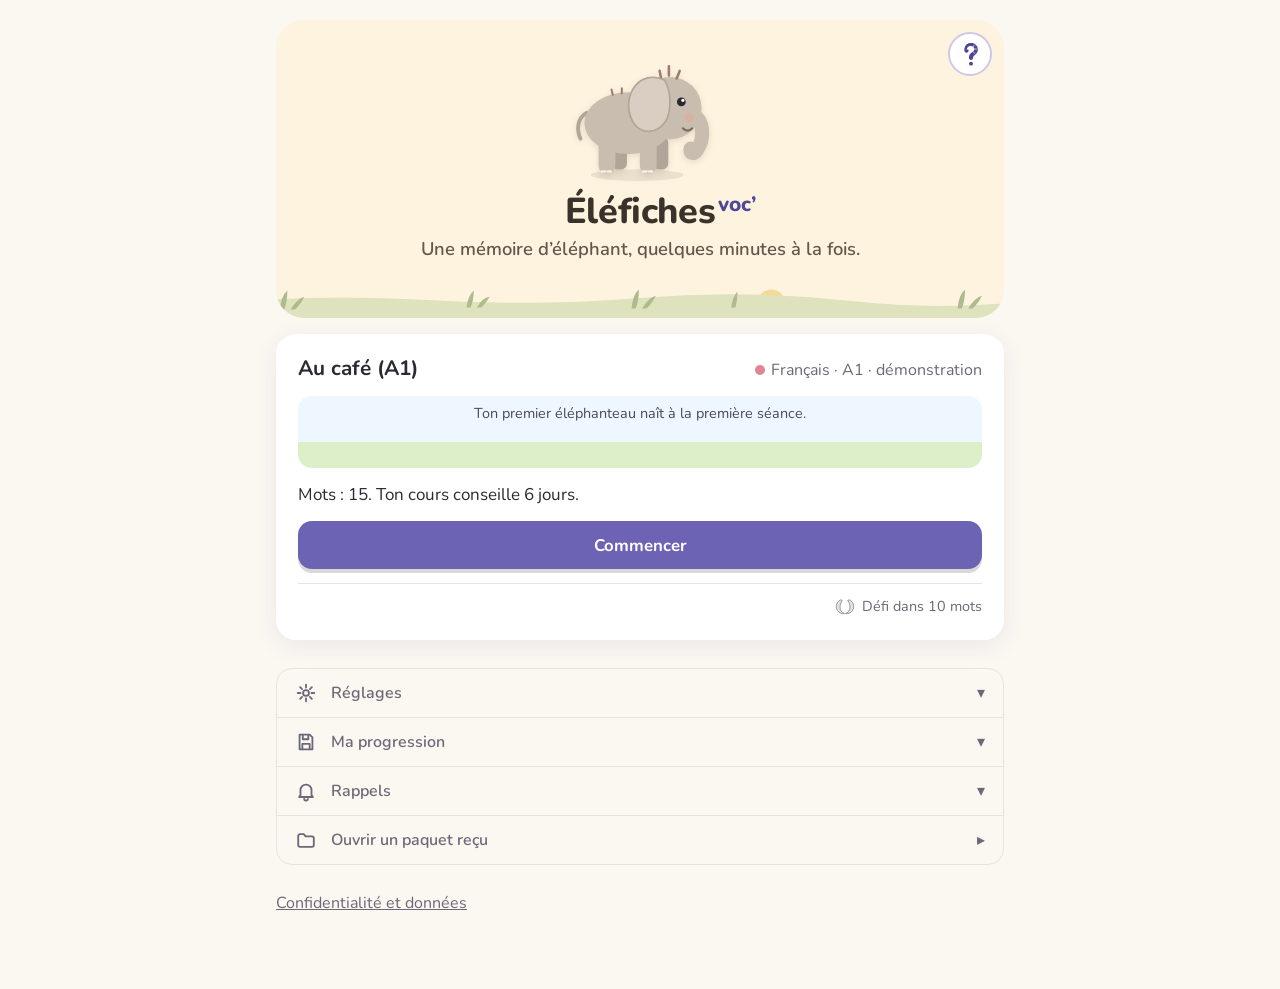
<file: index.html>
<!DOCTYPE html>
<html lang="fr">
<head>
<meta charset="utf-8">
<meta http-equiv="Content-Security-Policy" content="default-src 'self'; script-src 'self'; style-src 'self' 'unsafe-inline'; style-src-elem 'self'; img-src 'self' data: blob:; media-src 'self' data: blob:; connect-src 'self' blob:; frame-src 'none'; worker-src 'none'; object-src 'none'; base-uri 'self'; form-action 'none'">
<meta name="referrer" content="no-referrer">
<meta name="viewport" content="width=device-width, initial-scale=1">
<title>Éléfiches</title>
<meta name="description" content="Éléfiches : mémoriser le vocabulaire d'une langue par la répétition espacée.">
<link rel="icon" href="data:image/svg+xml,%3Csvg xmlns='http://www.w3.org/2000/svg' viewBox='50 14 62 62'%3E%3Ccircle cx='84' cy='42' r='20' fill='%23a4aab4'/%3E%3Cpath d='M98 45C109 50 107 68 101 74' fill='none' stroke='%23a4aab4' stroke-width='9' stroke-linecap='round'/%3E%3Cpath d='M80 22C62 14 50 32 55 48C59 62 75 64 82 50C85 42 85 30 80 22Z' fill='%23babac2' stroke='%238d939e'/%3E%3Ccircle cx='91' cy='38' r='3' fill='%232b2a33'/%3E%3C/svg%3E">
<meta name="theme-color" content="#fbf7f1">
<meta name="mobile-web-app-capable" content="yes">
<meta name="apple-mobile-web-app-capable" content="yes">
<meta name="apple-mobile-web-app-title" content="Éléfiches">
<link rel="apple-touch-icon" href="icons/elefiches-180.png">
<link rel="icon" type="image/png" sizes="512x512" href="icons/elefiches-512.png">
<link rel="stylesheet" href="css/app.css">
</head>
<body>
<main id="app"><p style="padding:24px">Éléfiches…</p></main>
<noscript>Éléfiches a besoin de JavaScript pour fonctionner.</noscript>
<script type="module" src="js/app.js"></script>
</body>
</html>
</file>
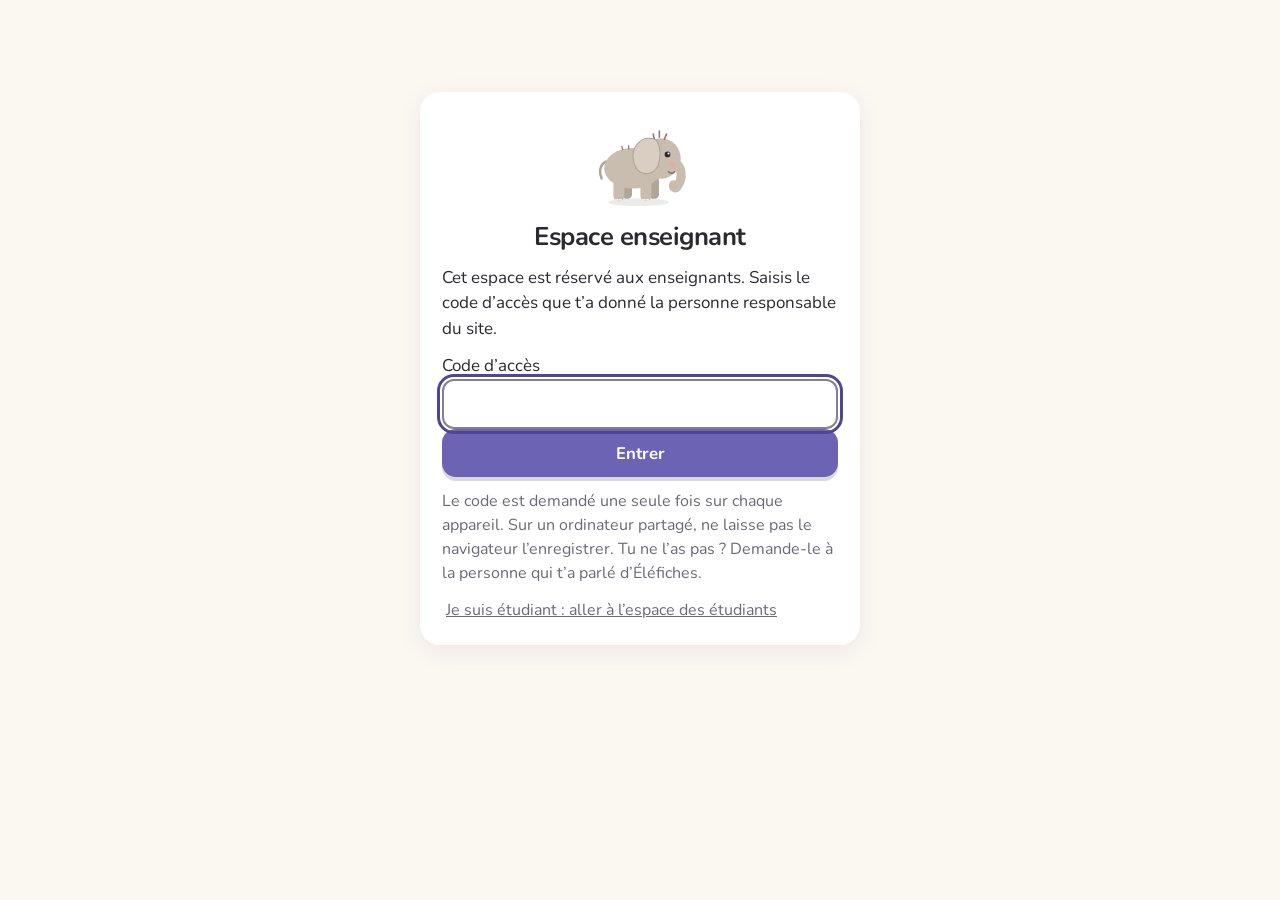
<file: enseignant.html>
<!DOCTYPE html>
<html lang="fr">
<head>
<meta charset="utf-8">
<meta http-equiv="Content-Security-Policy" content="default-src 'self'; script-src 'self'; style-src 'self' 'unsafe-inline'; style-src-elem 'self'; img-src 'self' data: blob:; media-src 'self' data: blob:; connect-src 'self' blob:; frame-src 'none'; worker-src 'none'; object-src 'none'; base-uri 'self'; form-action 'none'">
<meta name="referrer" content="no-referrer">
<meta name="viewport" content="width=device-width, initial-scale=1">
<title>Éléfiches · Espace enseignant</title>
<meta name="description" content="Éléfiches : mémoriser le vocabulaire d'une langue par la répétition espacée.">
<link rel="icon" href="data:image/svg+xml,%3Csvg xmlns='http://www.w3.org/2000/svg' viewBox='50 14 62 62'%3E%3Ccircle cx='84' cy='42' r='20' fill='%23a4aab4'/%3E%3Cpath d='M98 45C109 50 107 68 101 74' fill='none' stroke='%23a4aab4' stroke-width='9' stroke-linecap='round'/%3E%3Cpath d='M80 22C62 14 50 32 55 48C59 62 75 64 82 50C85 42 85 30 80 22Z' fill='%23babac2' stroke='%238d939e'/%3E%3Ccircle cx='91' cy='38' r='3' fill='%232b2a33'/%3E%3C/svg%3E">
<meta name="theme-color" content="#fbf7f1">
<meta name="mobile-web-app-capable" content="yes">
<meta name="apple-mobile-web-app-capable" content="yes">
<meta name="apple-mobile-web-app-title" content="Éléfiches">
<link rel="apple-touch-icon" href="icons/elefiches-180.png">
<link rel="icon" type="image/png" sizes="512x512" href="icons/elefiches-512.png">
<link rel="stylesheet" href="css/app.css">
</head>
<body data-mode="teacher">
<main id="app"><p style="padding:24px">Éléfiches…</p></main>
<noscript>Éléfiches a besoin de JavaScript pour fonctionner.</noscript>
<script type="module" src="js/app.js"></script>
</body>
</html>
</file>
<file: css/app.css>
/* Éléfiches — feuille de style. Couleurs principales en variables pour faciliter une future charte. */
/* Nunito (SIL Open Font License 1.1, voir fonts/LICENCE-Nunito.txt) : servie par l'appli elle-même, jamais par un autre site. */
@font-face { font-family: 'Nunito'; font-style: normal; font-weight: 200 1000; font-display: swap; src: url('../fonts/nunito-latin-ext.woff2') format('woff2-variations');
  unicode-range: U+0100-02BA,U+02BD-02C5,U+02C7-02CC,U+02CE-02D7,U+02DD-02FF,U+0304,U+0308,U+0329,U+1D00-1DBF,U+1E00-1E9F,U+1EF2-1EFF,U+2020,U+20A0-20AB,U+20AD-20C0,U+2113,U+2C60-2C7F,U+A720-A7FF; }
@font-face { font-family: 'Nunito'; font-style: normal; font-weight: 200 1000; font-display: swap; src: url('../fonts/nunito-latin.woff2') format('woff2-variations');
  unicode-range: U+0000-00FF,U+0131,U+0152-0153,U+02BB-02BC,U+02C6,U+02DA,U+02DC,U+0304,U+0308,U+0329,U+2000-206F,U+20AC,U+2122,U+2191,U+2193,U+2212,U+2215,U+FEFF,U+FFFD; }
:root {
  /* Couleurs de la version (VOC' : bleu-violet). Une autre version, comme GRAM', ne changera que ces lignes. */
  --brand-text: #4f4796; --brand-line: #cfc7e6;
  --bg: #fbf7f1; --card: #ffffff; --ink: #2b2a33; --muted: #6b6878; --line: #e9e3da;
  --brand: #6c63b5; --brand-ink: #ffffff; --brand-soft: #eeecfa; --accent: #ff7a59; --accent-ink: #a8391f;
  --good: #1f8a5b; --good-text: #176b47; --good-soft: #e3f5ec; --soft: #fff3e2; --soft-ink: #8a5a12; --warn: #b3261e;
  --radius: 20px; --shadow: 0 6px 24px rgba(60, 50, 110, .08);
  font-family: "Nunito", ui-rounded, "SF Pro Rounded", "Segoe UI", system-ui, sans-serif;
  color-scheme: light dark;
}
@media (prefers-color-scheme: dark) {
  :root { --bg: #17161d; --card: #22212b; --ink: #f1eff7; --muted: #a9a5b8; --line: #34323f;
    --brand: #9d95e6; --brand-ink: #17161d; --brand-soft: #2c2a45; --brand-text: #b9b3f0; --brand-line: #4a4670; --accent-ink: #ffab94; --good: #5fd3a0; --good-text: #5fd3a0; --good-soft: #1c3a2e;
    --soft: #3a2f1c; --soft-ink: #f2c77d; --warn: #ff8a80; --shadow: none; }
}
* { box-sizing: border-box; }
body { margin: 0; background: var(--bg); color: var(--ink); font-size: 17px; line-height: 1.5; }
#app { max-width: 760px; margin: 0 auto; padding: 20px 16px 64px; }
h1, h2, h3, p { margin: 0; }
h1, h2, h3 { line-height: 1.2; }      /* un titre sur deux lignes reste un seul bloc ; l'interligne de 1,5 ne vaut que pour le texte courant */
h1 { font-size: 2rem; letter-spacing: -.02em; }
button, input, select { font: inherit; color: inherit; }
button { cursor: pointer; }
:focus-visible { outline: 3px solid var(--accent); outline-offset: 2px; }

.top { display: flex; align-items: center; gap: 14px; flex-wrap: wrap; margin-bottom: 16px; }
.brand { flex: 1; min-width: 180px; }
.brand p, .meta { color: var(--muted); font-size: .92rem; }
select, input:not([type=file]) { background: var(--card); border: 2px solid var(--line); border-radius: 12px; padding: 8px 10px; }
.mascot { flex: none; }

.banner { background: var(--brand-soft); border-radius: 14px; padding: 10px 14px; font-size: .92rem; margin-bottom: 12px; }
.banner.warn { background: var(--soft); color: var(--soft-ink); }
.banner.good { background: var(--good-soft); }

.card { background: var(--card); border-radius: var(--radius); box-shadow: var(--shadow); padding: 22px; margin-bottom: 16px; }
.decks { display: grid; gap: 16px; grid-template-columns: repeat(auto-fit, minmax(280px, 1fr)); }
.deck { border-top: 8px solid hsl(var(--th) 60% 70%); display: flex; flex-direction: column; gap: 10px; margin: 0; }
.deck h2 { font-size: 1.3rem; }
.boxes { display: flex; gap: 3px; height: 26px; border-radius: 10px; overflow: hidden; font-size: .78rem; font-weight: 700; }
.boxes span { display: grid; place-items: center; min-width: 22px; color: #2b2a33; }
.b0 { background: #dcd8cf; } .b1 { background: #ffd0c2; } .b2 { background: #ffe2a8; } .b3 { background: #d9ecb0; } .b4 { background: #a9e3c5; } .b5 { background: #9fd0f5; }
.stats { list-style: none; display: flex; gap: 16px; padding: 0; margin: 0; color: var(--muted); font-size: .92rem; }
.stats b { color: var(--ink); font-size: 1.25rem; margin-right: 3px; }
.herd { font-size: .9rem; color: var(--muted); min-height: 26px; }
.mini { display: inline-block; vertical-align: middle; margin-right: 2px; }
.rest { background: var(--good-soft); border-radius: 12px; padding: 10px 12px; font-size: .92rem; }

.primary { background: var(--brand); color: var(--brand-ink); border: 0; border-radius: 14px; padding: 13px 20px; font-weight: 700; font-size: 1.05rem; box-shadow: 0 4px 0 rgba(0, 0, 0, .15); }
.primary:active { transform: translateY(2px); box-shadow: 0 2px 0 rgba(0, 0, 0, .15); }
.link { background: none; border: 0; color: var(--muted); text-decoration: underline; padding: 8px 4px; font-size: .9rem; align-self: flex-start; }
.link.danger { color: var(--warn); font-weight: 700; }
.icon { background: var(--brand-soft); border: 0; border-radius: 50%; width: 44px; height: 44px; font-size: 1.1rem; vertical-align: middle; }
.row { display: flex; gap: 12px; align-items: center; flex-wrap: wrap; margin-top: 14px; }

.import form { display: grid; gap: 12px; margin-top: 12px; }
.import label, .typed label { display: grid; gap: 4px; font-size: .92rem; color: var(--muted); }
.import .primary { justify-self: start; }

.bar { display: flex; align-items: center; gap: 10px; margin-bottom: 8px; }
.trunk { flex: 1; display: flex; align-items: center; min-width: 0; }
.trunk .track { flex: 1; height: 16px; background: var(--line); border-radius: 99px; overflow: hidden; }
.trunk .track span { display: block; height: 100%; min-width: 14px; background: #a4aab4; border-radius: 99px; transition: width .5s cubic-bezier(.3, 1.4, .5, 1); }
.where { margin-bottom: 10px; }
.chip { display: inline-block; background: var(--brand-soft); border-radius: 99px; padding: 3px 11px; font-size: .82rem; font-weight: 600; }
.chip.theme { background: hsl(var(--th) 70% 90%); color: hsl(var(--th) 45% 28%); }
.chips { display: flex; gap: 6px; flex-wrap: wrap; margin: 8px 0; }

.study { border-top: 10px solid hsl(var(--th) 60% 70%); display: grid; gap: 12px;
  background: linear-gradient(hsl(var(--th) 75% 95%), var(--card) 150px); }
@media (prefers-color-scheme: dark) { .study { background: linear-gradient(hsl(var(--th) 30% 22%), var(--card) 150px); } }
.kicker, .question { color: var(--muted); font-weight: 700; font-size: .95rem; }
.kicker { color: var(--accent); text-transform: uppercase; letter-spacing: .06em; font-size: .8rem; }
.word { font-size: 2rem; line-height: 1.2; }
.ipa { color: var(--muted); }
.def { font-size: 1.1rem; } .def.big { font-size: 1.35rem; font-weight: 600; }
.example { font-style: italic; border-left: 4px solid var(--line); padding-left: 12px; }
.sentence { font-size: 1.35rem; font-weight: 600; line-height: 1.7; }
.gap { display: inline-block; border-bottom: 4px solid var(--accent); border-radius: 2px; margin: 0 4px; line-height: 1; }
mark { background: var(--good-soft); color: inherit; border-radius: 6px; padding: 1px 6px; }
.hint { font-size: .95rem; color: var(--muted); }
.hint span:first-child { font-weight: 700; text-transform: uppercase; font-size: .75rem; letter-spacing: .06em; margin-right: 6px; }
.illus { max-width: 100%; max-height: 220px; border-radius: 14px; justify-self: center; }

.options { display: grid; gap: 10px; }
.option { text-align: left; background: var(--card); border: 2px solid var(--line); border-radius: 14px; padding: 14px 16px; font-size: 1.05rem; min-height: 56px; }
.option:not(:disabled):hover { border-color: var(--brand); }
.option kbd { display: inline-grid; place-items: center; width: 26px; height: 26px; border-radius: 8px; background: var(--brand-soft); font: inherit; font-size: .8rem; font-weight: 700; margin-right: 8px; }
.option.right { border-color: var(--good); background: var(--good-soft); }
.option.wrong { border-color: var(--soft-ink); background: var(--soft); }
.option:disabled { cursor: default; color: inherit; opacity: 1; }
.typed input { font-size: 1.25rem; padding: 12px 14px; width: 100%; }

.feedback { display: grid; gap: 8px; border-left: 8px solid var(--good); }
.feedback.soft { border-left-color: #f0b450; background: var(--soft); }
.feedback h3 { font-size: 1.3rem; }
.feedback .primary { justify-self: start; margin-top: 6px; }
.done { text-align: center; display: grid; gap: 10px; justify-items: center; }
@media (prefers-reduced-motion: reduce) { * { transition: none !important; } }

/* Accueil */
.deckhead { display: flex; align-items: center; gap: 12px; }
.label { font-size: .8rem; font-weight: 700; text-transform: uppercase; letter-spacing: .05em; color: var(--muted); }
.gauge { height: 14px; background: var(--line); border-radius: 99px; overflow: hidden; }
.gauge span { display: block; height: 100%; border-radius: 99px; background: linear-gradient(90deg, #8d84d1, #ff7a59); transition: width .6s; }
.gauge.wide { width: min(100%, 320px); }
.boxes { height: 22px; }
.herd b, .mission b { margin-right: 6px; }
.mission { background: var(--brand-soft); border-radius: 12px; padding: 10px 12px; }
.secondary { background: var(--card); border: 2px solid var(--brand); color: var(--brand); border-radius: 14px; padding: 11px 16px; font-weight: 700; }
.secondary.small { padding: 7px 12px; font-size: .9rem; border-radius: 11px; }
details.settings { margin-top: 16px; padding: 0; overflow: hidden; }
details.settings summary { font-weight: 700; cursor: pointer; padding: 16px 22px; list-style: none; display: flex; align-items: center; gap: 10px; }
details.settings summary::-webkit-details-marker { display: none; }
details.settings summary::after { content: "▾"; margin-left: auto; color: var(--muted); transition: transform .2s; }
details.settings[open] summary::after { transform: rotate(180deg); }
details.settings[open] summary { border-bottom: 1px solid var(--line); }
.setrow { display: flex; justify-content: space-between; align-items: center; gap: 10px 16px; flex-wrap: wrap; padding: 12px 22px; font-size: .95rem; }
.setrow + .setrow { border-top: 1px solid var(--line); }
.seg { display: inline-flex; background: var(--bg); border-radius: 12px; padding: 3px; gap: 2px; flex-wrap: wrap; }
.seg button { border: 0; background: none; border-radius: 10px; padding: 7px 12px; font-size: .9rem; font-weight: 600; color: var(--muted); min-height: 36px; }
.seg button[aria-pressed=true] { background: var(--brand); color: var(--brand-ink); box-shadow: 0 2px 6px rgba(60, 50, 110, .25); }

/* Session */
.gloss { color: var(--muted); font-size: 1rem; }
.gloss::before { content: "→ "; }
.hint { display: grid; gap: 2px; font-size: .95rem; color: var(--muted); }
.hint .tag { font-weight: 700; text-transform: uppercase; font-size: .75rem; letter-spacing: .06em; }
.hintdef { color: var(--ink); }
.win { display: flex; align-items: center; gap: 10px; font-weight: 700; background: var(--card); border-radius: 14px; padding: 8px 12px; }
.hop { animation: hop .7s ease-out 2; transform-origin: 50% 90%; }
@keyframes hop { 0%, 100% { transform: translateY(0) scale(1); } 35% { transform: translateY(-12px) scale(1.06, .96); } 60% { transform: translateY(0) scale(.97, 1.04); } }
.big { font-size: 1.3rem; font-weight: 700; }
.done .row { justify-content: center; }
.toast { position: fixed; left: 50%; bottom: 20px; transform: translateX(-50%); background: var(--ink); color: var(--bg); padding: 10px 16px; border-radius: 12px; font-size: .92rem; max-width: 90vw; z-index: 5; }

/* Espace enseignant */
.lead { color: var(--muted); margin: 6px 0 16px; }
.steps { margin: 0; padding-left: 22px; display: grid; gap: 8px; }
.models { list-style: none; margin: 12px 0 0; padding: 0; display: grid; gap: 14px; }
.models li { display: grid; gap: 4px; }
.scroll { overflow-x: auto; }
table { border-collapse: collapse; width: 100%; font-size: .92rem; margin-top: 10px; }
th, td { text-align: left; vertical-align: top; padding: 8px 10px; border-bottom: 1px solid var(--line); }
tbody th { white-space: nowrap; font-family: ui-monospace, monospace; font-size: .85rem; }


/* Troupeau */
.prairie { display: flex; flex-wrap: wrap; align-items: flex-end; gap: 2px 4px; min-height: 70px; padding: 14px 10px 8px; border-radius: 14px;
  background: linear-gradient(#e9f6ff 0 55%, #d9efc6 55%); }
@media (prefers-color-scheme: dark) { .prairie { background: linear-gradient(#232b3a 0 55%, #26371f 55%); } }
.prairie .ele { line-height: 0; }
.prairie .seeds { display: inline-flex; flex-wrap: wrap; gap: 4px; align-items: center; margin-left: 6px; padding-bottom: 4px; }
.prairie .seeds i { font-style: normal; font-size: .95rem; opacity: .8; }
.prairie .seeds small { color: #5c5a52; font-size: .75rem; }

/* Éditeur */
.sec { margin: 22px 0 10px; font-size: 1.2rem; }
.decklist, .cardlist { list-style: none; margin: 12px 0 0; padding: 0; display: grid; gap: 10px; }
.decklist li { display: flex; justify-content: space-between; align-items: center; gap: 10px; flex-wrap: wrap; padding-bottom: 10px; border-bottom: 1px solid var(--line); }
.decklist li:last-child { border: 0; padding-bottom: 0; }
.decklist .row { margin: 0; }
.tools { margin: 0; } .tools input { flex: 1; min-width: 150px; }
.cardrow { width: 100%; display: flex; align-items: center; gap: 12px; text-align: left; background: var(--card); border: 2px solid var(--line); border-radius: 14px; padding: 8px 12px; }
.cardrow:hover { border-color: var(--brand); }
.cardrow img, .cardrow .swatch { flex: none; width: 44px; height: 44px; border-radius: 10px; object-fit: cover; background: hsl(var(--th) 65% 85%); }
.cardrow .marks { margin-left: auto; }
textarea { font: inherit; color: inherit; background: var(--card); border: 2px solid var(--line); border-radius: 12px; padding: 8px 10px; resize: vertical; }
fieldset { border: 2px solid var(--line); border-radius: 14px; padding: 12px; display: grid; gap: 8px; margin: 0; min-width: 0; }
fieldset input { max-width: 100%; min-width: 0; }
fieldset .illus { max-height: 160px; justify-self: start; }
form.import { display: grid; gap: 12px; }
form.import label { min-width: 0; }
legend { font-weight: 700; padding: 0 6px; font-size: .92rem; }
.two { display: grid; gap: 12px; grid-template-columns: repeat(auto-fit, minmax(180px, 1fr)); }
[hidden] { display: none !important; }

.stage { font-size: .95rem; } .stage b { margin-right: 6px; }
.sethint { padding: 0 22px 12px; font-size: .82rem; color: var(--muted); }

.ages { display: flex; align-items: flex-end; gap: 3px; flex-wrap: wrap; font-size: .8rem; }
.ages span:last-child { margin-left: 6px; }
.quip { font-style: italic; color: var(--muted); }

/* Éléphants animés. Les origines sont exprimées dans le repère du dessin (viewBox). */
.mascot { overflow: visible; }
.e-ear { transform-origin: 82px 38px; } .e-trunk { transform-origin: 97px 45px; } .e-tail { transform-origin: 20px 44px; } .e-eye { transform-origin: 91px 38px; }
.e-zz { display: none; }
.idle .e-ear { animation: flap 6s ease-in-out infinite; } .idle .e-tail { animation: wag 5s ease-in-out infinite; } .idle .e-eye { animation: blink 4.6s linear infinite; }
.ele:nth-child(3n) .e-ear, .ele:nth-child(3n) .e-tail { animation-delay: -2s; } .ele:nth-child(3n+1) .e-ear, .ele:nth-child(3n+1) .e-eye { animation-delay: -3.7s; }
.ele:nth-child(5n) .e-tail { animation-delay: -1.1s; }
@keyframes flap { 0%, 86%, 100% { transform: scaleX(1); } 90% { transform: scaleX(.7); } 94% { transform: scaleX(1.04); } 97% { transform: scaleX(.8); } }
@keyframes wag { 0%, 88%, 100% { transform: rotate(0); } 91% { transform: rotate(22deg); } 94% { transform: rotate(-14deg); } 97% { transform: rotate(12deg); } }
@keyframes blink { 0%, 95%, 100% { transform: scaleY(1); } 97.5% { transform: scaleY(.1); } }
/* Joie : petit saut, trompe levée, oreilles qui battent. */
.joy, .hop .mascot { animation: hop .7s ease-out 2; transform-origin: 50% 90%; }
.joy .e-trunk, .hop .e-trunk { animation: toot 1.4s ease-in-out 1; } .joy .e-ear, .hop .e-ear { animation: flapfast .35s ease-in-out 4; }
@keyframes toot { 0%, 100% { transform: rotate(0); } 25%, 70% { transform: rotate(-78deg); } 47% { transform: rotate(-64deg); } }
@keyframes flapfast { 0%, 100% { transform: scaleX(1); } 50% { transform: scaleX(.68); } }
/* Erreur : l'éléphant se cache derrière son oreille, puis risque un œil. */
.oops .e-ear { animation: hide 2.6s ease-in-out forwards; } .oops .e-tail { animation: wag 1.2s ease-in-out 2; }
@keyframes hide { 0% { transform: translate(0); } 18%, 62% { transform: translate(13px, 1px) scaleX(1.12); } 78% { transform: translate(6px); } 88% { transform: translate(12px, 1px) scaleX(1.1); } 100% { transform: translate(5px); } }
.oopsrow { display: flex; align-items: center; gap: 10px; font-style: italic; min-height: 46px; }
/* Sieste : œil fermé, petits z. */
.sleep .e-eye { transform: scaleY(.12); } .sleep .e-zz { display: block; animation: zz 2.8s ease-in-out infinite; } .sleep .e-zz.z2 { animation-delay: -1.4s; }
@keyframes zz { 0% { opacity: 0; transform: translate(0, 6px); } 40% { opacity: 1; } 100% { opacity: 0; transform: translate(4px, -8px); } }
/* Fin de session : pluie de brins d'herbe. */
.done { position: relative; overflow: hidden; } .done > * { position: relative; }
.rain { position: absolute !important; inset: 0; pointer-events: none; }
.rain i { position: absolute; top: -40px; font-style: normal; animation: fall 2.1s cubic-bezier(.4, 0, .9, .6) forwards; }
@keyframes fall { 0% { transform: translateY(0) rotate(0); opacity: 1; } 80% { opacity: 1; } 100% { transform: translateY(640px) rotate(320deg); opacity: 0; } }
@media (prefers-reduced-motion: reduce) { .mascot, .mascot *, .rain i { animation: none !important; } .rain { display: none; } }

/* ----- Accueil simplifié ----- */
.top { flex-wrap: nowrap; align-items: center; }
.rulesbtn { margin-left: auto; display: inline-flex; flex-direction: column; align-items: center; gap: 2px; background: none; border: 0; color: var(--brand); font-weight: 700; font-size: .95rem; padding: 6px 8px; border-radius: 12px; min-width: 48px; min-height: 48px; }
.prairie { justify-content: center; gap: 6px 10px; min-height: 104px; padding: 16px 10px 10px; background: linear-gradient(#eef7ff 0 64%, #dcefc9 64%); }
.hintline { align-self: center; color: #4a4857; font-size: .95rem; text-align: center; }
.stagebar { display: flex; align-items: center; gap: 12px; font-weight: 700; }
.stagebar .trunk { flex: 1; }
.herdlist, .agelist { list-style: none; margin: 12px 0 0; padding: 0; display: grid; gap: 14px 10px; grid-template-columns: repeat(auto-fill, minmax(104px, 1fr)); }
.herdlist li { display: grid; justify-items: center; text-align: center; gap: 2px; }
.agelist { grid-template-columns: 1fr; } .agelist li { display: flex; align-items: center; gap: 12px; }

/* ----- Accessibilité : tailles, capitales, italiques, cibles tactiles ----- */
.meta, .brand p, .banner, .rest, .link, .hint, .chip, .herd, .import label, .typed label, .setrow, .sethint, .seg button, table, .stats, .toast, legend, .secondary.small, .ages { font-size: 1rem; }
.label, .kicker, .hint .tag, .hint span:first-child { text-transform: none; letter-spacing: 0; font-size: 1rem; }
.kicker { color: var(--accent-ink); }
.example, .quip, .oopsrow { font-style: normal; }
.quip, .oopsrow { color: var(--muted); }
.seg button { min-height: 44px; } .link { min-height: 44px; } .icon { width: 48px; height: 48px; }
.option .mark { font-weight: 700; margin-left: 6px; }
.done { text-align: left; justify-items: start; } .done > .mascot { justify-self: center; } .done h2, .done .big { justify-self: center; text-align: center; }
.done .row { justify-content: flex-start; }
p { max-width: 68ch; }

.askline { font-weight: 700; }

/* ---------- Version « tout en choix » : rappel de tête, phrase à reconstruire, défi d'étape ---------- */
.gate { display: grid; gap: 4px; padding: 16px; border-radius: 16px; background: var(--brand-soft); }
.gate .row { margin-top: 10px; }
.situation { font-size: 1.2rem; font-weight: 600; padding: 14px 16px; border-left: 6px solid hsl(var(--th) 55% 60%); background: var(--bg); border-radius: 0 14px 14px 0; }
.line, .bank { display: flex; flex-wrap: wrap; gap: 8px; align-items: center; }
.line { min-height: 68px; padding: 10px; border: 2px dashed var(--muted); border-radius: 16px; font-size: 1.15rem; font-weight: 600; }
.placeholder { color: var(--muted); font-weight: 400; font-size: 1rem; }
.chunk { background: var(--card); border: 2px solid var(--brand); border-radius: 12px; padding: 9px 14px; min-height: 46px; font-size: 1.1rem; touch-action: none; user-select: none; -webkit-user-select: none; }
.chunk:disabled { opacity: .35; cursor: default; }
.chunk.locked { opacity: 1; border-color: var(--good); background: var(--good-soft); }
.chunk.lifted { opacity: .3; }
.chunk.ghost { position: fixed; z-index: 20; margin: -24px 0 0 -30px; pointer-events: none; box-shadow: 0 8px 20px rgba(0, 0, 0, .25); }
/* Touches des lettres accentuées, sous le champ de réponse. Cibles de 44 px au moins. */
.keys { display: flex; flex-wrap: wrap; gap: 6px; margin-top: 10px; }
.key { min-width: 44px; min-height: 44px; padding: 4px 10px; background: var(--brand-soft); color: var(--ink); border: 1.5px solid var(--brand); border-radius: 12px; font-size: 1.2rem; font-weight: 700; line-height: 1; touch-action: manipulation; }
.key:hover { background: var(--card); }
.key:active { background: var(--brand); color: var(--brand-ink); }
.key.shift[aria-pressed="true"] { background: var(--brand); color: var(--brand-ink); }
.key.shift { margin-right: 6px; }
.mysentence + .keys { margin-bottom: 12px; }
.again { color: var(--soft-ink); background: var(--soft); border-radius: 12px; padding: 8px 12px; }
.spelling { font-size: 1.5rem; font-weight: 700; }
.spelling mark, .banklist mark { background: var(--good-soft); color: inherit; border-bottom: 3px solid var(--good); padding: 0 2px; border-radius: 4px; }
.explain { background: var(--bg); border-radius: 12px; padding: 8px 12px; }
.matchgrid { display: grid; grid-template-columns: minmax(0, 2fr) minmax(0, 3fr); gap: 10px; align-items: start; }
.matchgrid > div { display: grid; gap: 8px; }
.tile { text-align: left; background: var(--card); border: 2px solid var(--line); border-radius: 14px; padding: 10px 12px; min-height: 56px; font-size: 1rem; }
.tile.sel { border-color: var(--brand); background: var(--brand-soft); }
.tile.ok { border-color: var(--good); background: var(--good-soft); opacity: .75; cursor: default; }
.tile.bad { border-color: var(--soft-ink); background: var(--soft); }
.banklist { margin: 0; padding-left: 24px; display: grid; gap: 14px; font-size: 1.15rem; line-height: 2; }
.slot { min-width: 96px; min-height: 44px; border: 0; border-bottom: 4px solid var(--accent); border-radius: 8px 8px 2px 2px; background: var(--bg); font-weight: 700; padding: 2px 10px; }
.slot.cur { background: var(--brand-soft); border-bottom-color: var(--brand); }
.missed { margin: 6px 0 12px; padding-left: 22px; display: grid; gap: 4px; }
.promptbox { display: grid; gap: 6px; margin-top: 16px; justify-items: start; }
.prompt { margin: 0; width: 100%; max-height: 180px; overflow: auto; white-space: pre-wrap; background: var(--bg); border: 2px solid var(--line); border-radius: 12px; padding: 10px 12px; font: inherit; font-size: 1rem; }
textarea { font: inherit; color: inherit; background: var(--card); border: 2px solid var(--line); border-radius: 12px; padding: 8px 10px; width: 100%; }
details.more { margin-top: 14px; }
details.more > summary { cursor: pointer; font-weight: 700; min-height: 44px; display: flex; align-items: center; gap: 8px; }
details.more > summary::before { content: '▸'; } details.more[open] > summary::before { content: '▾'; }
details.more > summary::-webkit-details-marker { display: none; }
details.card.more h2 { margin-top: 18px; font-size: 1.15rem; }
.import form[data-builder], .import details.more { display: grid; gap: 12px; }
.loose { display: grid; gap: 8px; justify-items: start; position: sticky; top: 8px; z-index: 5; border: 2px solid var(--brand); }
.imggrid { list-style: none; margin: 0 0 16px; padding: 0; display: grid; gap: 10px; grid-template-columns: repeat(auto-fill, minmax(130px, 1fr)); }
.imgtile { width: 100%; display: grid; gap: 6px; justify-items: center; background: var(--card); border: 2px solid var(--line); border-radius: 14px; padding: 8px; min-height: 120px; font-size: 1rem; }
.imgtile:disabled { cursor: default; color: inherit; opacity: 1; }
.imgtile img, .imgtile .swatch { width: 100%; height: 88px; object-fit: contain; border-radius: 10px; }
.imgtile .swatch { background: hsl(var(--th) 60% 88%); }
@media (prefers-reduced-motion: no-preference) { .tile.bad { animation: nope .3s; } }
@keyframes nope { 25% { transform: translateX(-4px); } 75% { transform: translateX(4px); } }
.import .sethint, .card > .sethint, details.more .sethint, .promptbox .sethint { padding: 0; }

/* ---------- Version 8 : réponses courtes écrites, difficulté ressentie, paquet reçu ---------- */
.helpline { color: var(--muted); margin-top: 10px; }
.helpline .tag { font-weight: 700; }
.letters { font-family: ui-monospace, "SF Mono", Menlo, Consolas, monospace; font-size: 1.15rem; color: var(--ink); white-space: pre-wrap; }
.typed input { font-size: 1.2rem; min-height: 52px; width: 100%; }
.askline { font-weight: 700; margin-top: 6px; }
.felt { margin-top: 8px; }
.felt button { flex: 1 1 auto; min-height: 48px; }
.filelabel { display: inline-flex; align-items: center; cursor: pointer; position: relative; }
.filelabel:focus-within { outline: 3px solid var(--accent); outline-offset: 2px; border-radius: 8px; }
.vh { position: absolute; width: 1px; height: 1px; opacity: 0; overflow: hidden; }
label.inline { display: inline-flex; align-items: center; gap: 6px; }
.fields { display: grid; gap: 12px; margin-top: 12px; } .fields label { display: grid; gap: 4px; color: var(--muted); } .fields input, .fields select { width: 100%; }

/* v9 : frein aux nouveaux mots, avec le choix de passer outre */
.heldline { margin: 0; font-size: 1rem; color: var(--muted); }
.heldline .link { display: inline; padding: 0; font-weight: 700; }

/* v9 : défi d'étape toujours visible, défenses en récompense */
.tusks path { fill: #f6ecd2; stroke: #b99a55; stroke-width: 1.6; stroke-linejoin: round; }
.tusks.off path { fill: var(--line); stroke: var(--muted); stroke-width: 1.2; }
.secondary.challenge { display: flex; align-items: center; justify-content: center; gap: 10px; }
.chlock, .tuskrow { display: flex; align-items: center; gap: 10px; margin: 0; font-size: 1rem; color: var(--muted); }
.chlock svg, .tuskrow svg { flex: none; } .tuskrow { flex-wrap: wrap; }
.tuskrow { gap: 4px; color: var(--ink, inherit); font-weight: 700; } .tuskrow span { margin-left: 8px; }
.tuskwin { justify-content: center; }
.studenturl { margin: 0 0 12px; font-size: 1rem; color: var(--muted); overflow-wrap: anywhere; }

/* v10 : écoute, oral, phrase libre, images à choisir */
#toasts { position: fixed; left: 0; right: 0; bottom: 0; z-index: 30; pointer-events: none; }
.options .option.pic { display: flex; align-items: center; gap: 12px; padding: 8px 12px; }
.option.pic img { width: 96px; height: 96px; object-fit: contain; border-radius: 12px; background: #fff; flex: none; }
.option.pic .cap { font-size: 1rem; }
.earrow { margin: 6px 0 14px; text-align: center; }
.earbtn { min-height: 64px; padding: 12px 22px; border-radius: 18px; border: 2px solid var(--brand); background: var(--card); color: var(--ink); font-size: 1.25rem; font-weight: 700; }
.earbtn span { font-size: 1rem; margin-left: 6px; }
.hintimg { width: 72px; height: 72px; object-fit: contain; border-radius: 10px; background: #fff; float: right; margin: 0 0 6px 10px; }
.recapimg { width: 56px; height: 56px; object-fit: contain; border-radius: 10px; background: #fff; vertical-align: middle; margin-right: 10px; }
.rec.on { background: #c0392b; border-color: #c0392b; }
.sethint.oral { padding: 0; margin: 8px 0 0; }
.mine { display: flex; flex-direction: column; gap: 4px; margin: 10px 0; padding: 10px 12px; border-radius: 12px; background: var(--bg); }
.mine audio { width: 100%; }
.shadow { margin: 12px 0; padding: 12px; border-radius: 14px; border: 1px dashed var(--line); }
.shadow .example { margin: 6px 0 10px; font-size: 1.1rem; }
.mysentence { display: block; margin: 12px 0; font-size: 1rem; color: var(--muted); }
.mysentence textarea { display: block; width: 100%; margin-top: 6px; padding: 10px 12px; border-radius: 12px; border: 2px solid var(--line); font: inherit; color: var(--ink); background: var(--card); }
.models { list-style: none; padding: 0; margin: 10px 0; } .models li { display: flex; align-items: center; gap: 8px; padding: 6px 0; font-size: 1.1rem; }
.icon.small { width: 44px; height: 44px; flex: none; }

/* v10 : course, rappels, contrôle du paquet */
.secondary.race { display: flex; align-items: center; justify-content: center; gap: 8px; }
.racetime { flex: 1; height: 14px; border-radius: 8px; background: var(--line); overflow: hidden; }
.racetime span { display: block; height: 100%; background: var(--accent); transition: width .2s linear; }
.racescore { min-width: 40px; text-align: center; font-weight: 800; font-size: 1.3rem; }
.track { position: relative; height: 64px; margin: 6px 0 12px; border-bottom: 4px dashed var(--line); }
.track .hare, .track .runner, .track .finish { position: absolute; bottom: 0; transform: translateX(-50%); transition: left .25s ease-out; font-size: 1.9rem; line-height: 1; }
.track .finish { left: 94%; font-size: 1.5rem; } .track .hare { transition: left .2s linear; }
.racecard .illus.small { max-height: 110px; width: auto; display: block; margin: 0 auto 8px; }
@media (prefers-reduced-motion: reduce) { .track .hare, .track .runner, .racetime span { transition: none; } }
.remind input[type=time] { min-height: 44px; padding: 6px 10px; border-radius: 10px; border: 2px solid var(--line); font: inherit; background: var(--card); color: var(--ink); }

.audit { margin: 6px 0 0; font-size: 1rem; } .audit.ok { color: var(--muted); }
.audit summary { cursor: pointer; color: var(--muted); } .audit.warn summary { color: var(--accent-ink); font-weight: 700; }
.audit ul { margin: 6px 0; padding-left: 18px; } .audit li.w { font-weight: 600; }

/* v10 : pictogrammes dessinés, décor de savane, sauvegarde */
.ic { vertical-align: -4px; flex: none; } .icon .ic { width: 24px; height: 24px; }
.earbtn { display: inline-flex; align-items: center; gap: 8px; } .earbtn .ic { width: 28px; height: 28px; }
.rec, .shadow .secondary, .remind .secondary { display: inline-flex; align-items: center; justify-content: center; gap: 8px; }
/* En-tête « éléphanteau au centre » : l'éléphanteau en grand, puis le titre et la marque de la version (voc'), la phrase
   d'accroche et le bouton des règles, tout centré ; la bande d'herbe a sa place réservée tout en bas, sous le bouton. */
.top { position: relative; display: flex; flex-direction: column; flex-wrap: nowrap; align-items: center; gap: 6px; padding: 20px 20px 56px; border-radius: 28px; background: #fdf3df; overflow: hidden; text-align: center; }
.top .mascot { flex: none; width: clamp(140px, 45vw, 176px); height: auto; filter: drop-shadow(0 2px 3px rgba(60, 40, 20, .12)); }
.top h1 { position: relative; display: inline-block; margin: 0; font-size: clamp(1.9rem, 9.2vw, 2.25rem); line-height: 1.05; font-weight: 800; letter-spacing: -.01em; color: #3a332b; white-space: nowrap; }
.top h1 .edition { position: absolute; left: 100%; top: 1px; margin-left: 3px; font-size: .58em; line-height: 1; color: var(--brand-text); letter-spacing: 0; }
.top .tagline { margin: 0; max-width: 16.5rem; color: #62584a; font-size: 1.03rem; line-height: 1.35; font-weight: 600; }
.top .rulesbtn { flex: none; flex-direction: row; gap: 7px; margin: 8px 0 0; min-height: 44px; min-width: 0; padding: 0 15px 0 11px; border: 1.5px solid var(--brand-line); border-radius: 999px; background: #fffaf0; color: var(--brand-text); font-size: .97rem; font-weight: 800; white-space: nowrap; }
.top .rulesbtn svg { width: 19px; height: 19px; }
.top .savanna { position: absolute; left: 0; right: 0; bottom: 0; width: 100%; height: 36px; pointer-events: none; }
@media (min-width: 560px) { .top .tagline { max-width: none; font-size: 1.15rem; } }
@media (prefers-color-scheme: dark) { .top { background: #2a2733; } .top h1 { color: var(--ink); } .top .tagline { color: var(--muted); } .top .rulesbtn { background: transparent; } .top .savanna { opacity: .4; } }
.rain i svg { width: .6em; height: 1.2em; }
.track .hare svg, .track .finish svg { display: block; }

.filebtn { display: inline-flex; align-items: center; justify-content: center; cursor: pointer; }
.settings summary .ic { margin-right: 4px; }
.duo { display: flex; align-items: flex-end; justify-content: center; gap: 18px; margin: 0; } .chlock .croc, .challenge .croc { flex: none; }

/* v10 : disposition des cartes de réglages et boutons harmonisés */
.primary, .secondary { min-height: 48px; font-size: 1.05rem; line-height: 1.25; }
.primary { padding: 12px 20px; } .secondary { padding: 10px 18px; }
.secondary.small { min-height: 40px; padding: 7px 12px; font-size: 1rem; }
.secondary.danger { border-color: var(--warn, #b3261e); color: var(--warn, #b3261e); }
.row > .primary, .row > .secondary { flex: 1 1 auto; }
/* Cartes repliables de l'accueil (Ma progression, Réglages, Rappels) : mêmes marges partout, rien ne touche le bord. */
details.settings[open] { padding-bottom: 18px; }
details.settings > .sethint, details.settings > p.sethint { padding: 12px 22px 0; margin: 0; }
details.settings > .banner { margin: 12px 22px 0; }
details.settings .setrow { flex-direction: column; align-items: stretch; gap: 8px; padding: 14px 22px; }
details.settings .setrow > span, details.settings .setrow > label { font-weight: 600; }
details.settings .seg { display: flex; flex-wrap: nowrap; width: 100%; }
details.settings .seg button { flex: 1 1 0; min-width: 0; padding: 7px 6px; }
details.settings .stack, .privacy .stack { display: flex; flex-direction: column; gap: 10px; padding: 14px 22px 0; }
.privacy .stack { padding: 14px 0 0; }
.stack > .primary, .stack > .secondary, .stack > .filebtn { width: 100%; margin: 0; display: flex; align-items: center; justify-content: center; gap: 8px; text-align: center; }
.remind input[type=time] { width: 100%; min-height: 48px; font-size: 1.05rem; }
.privacy dl { margin: 0; } .privacy dt { font-weight: 700; margin-top: 14px; } .privacy dt:first-child { margin-top: 0; } .privacy dd { margin: 4px 0 0; color: var(--ink); }
.privacylink { align-self: center; margin-top: 8px; }
.privacy .sethint { padding: 0; margin: 14px 0 0; }
/* L'image aide, le texte reste : un dessin ambigu ou manquant ne rend jamais un choix illisible. */
.option.pic .cap { display: inline; font-size: 1rem; text-align: left; }
.option.pic img { width: 72px; height: 72px; }
.options.nopics .option.pic img { display: none; }

/* v11 : oral sur la phrase entière, modèles avec le mot en gras, indices de sens */
.illus.mid { display: block; max-height: 150px; width: auto; max-width: 60%; margin: 0 auto 10px; border-radius: 14px; }
.saythis { font-size: 1.35rem; line-height: 1.35; font-weight: 600; margin: 8px 0 14px; padding: 12px 14px; border-radius: 14px; background: var(--bg); }
b.target { font-weight: 800; padding: 0 3px; border-radius: 5px; background: var(--brand-soft); }
.steps { list-style: none; counter-reset: st; margin: 10px 0; padding: 0; display: flex; flex-direction: column; gap: 12px; }
.steps li { counter-increment: st; display: flex; flex-direction: column; gap: 6px; }
.steps li .meta::before { content: counter(st) ". "; font-weight: 700; }
.steps li .secondary { display: inline-flex; align-items: center; justify-content: center; gap: 8px; align-self: stretch; }
.steps audio { width: 100%; }
.line .punct { align-self: center; font-size: 1.2rem; font-weight: 700; color: var(--muted); }
.banklist li .cue { display: flex; align-items: center; gap: 8px; margin: 2px 0 10px; font-size: 1rem; color: var(--muted); }
.banklist li .cue img { width: 40px; height: 40px; object-fit: contain; border-radius: 8px; background: #fff; flex: none; }
.models li { align-items: flex-start; } .models li > span { padding-top: 9px; }

/* Porte de l'espace enseignant */
.gate-card { max-width: 440px; margin: 8vh auto 0; display: flex; flex-direction: column; gap: 12px; align-items: stretch; text-align: left; }
.gate-card .mascot { align-self: center; } .gate-card h1 { font-size: 1.6rem; text-align: center; }
.gate-card input, details.more input[type=password] { width: 100%; min-height: 48px; font-size: 1.1rem; padding: 10px 12px; border-radius: 12px; border: 2px solid var(--line); background: var(--card); color: var(--ink); }
.codeline { width: 100%; font-family: ui-monospace, monospace; font-size: .85rem; padding: 10px; border-radius: 10px; border: 1px solid var(--line); background: var(--bg); color: var(--ink); overflow-wrap: anywhere; }
summary .tag { font-size: .85rem; font-weight: 700; padding: 2px 8px; border-radius: 999px; margin-left: 6px; }
summary .tag.ok { background: var(--good-soft); color: var(--good); } summary .tag.warn { background: var(--soft); color: var(--soft-ink); }
.aulines { margin: 6px 0 2px; padding-left: 18px; font-size: .95rem; color: var(--ink); }
.aulines li { margin: 2px 0; }
.slot:disabled { opacity: 1; border-style: solid; background: var(--good-soft); color: var(--ink); }

/* Classer les mots : catégorie grammaticale et genre, par lot */
.sortgroup { border: 1px solid var(--brand-line); border-radius: 14px; margin: 14px 0 0; padding: 10px 14px 14px; min-width: 0; }
.sortgroup legend { font-weight: 700; padding: 0 6px; }
.picks { list-style: none; margin: 8px 0 0; padding: 0; display: grid; gap: 4px 14px; grid-template-columns: repeat(auto-fill, minmax(230px, 1fr)); }
.pick { display: flex; gap: 10px; align-items: flex-start; min-height: 44px; padding: 6px 4px; border-radius: 10px; cursor: pointer; }
.pick input { width: 22px; height: 22px; margin: 2px 0 0; flex: none; accent-color: var(--brand); }
.pick .tag { font-size: .9rem; color: var(--muted); font-weight: 400; }
.sortbar { position: sticky; bottom: 0; display: flex; flex-wrap: wrap; gap: 10px; align-items: center; margin: 16px -6px 0; padding: 10px 6px; background: var(--card, #fff); border-top: 1px solid var(--brand-line); }
.sortbar label { display: flex; flex-wrap: wrap; gap: 8px; align-items: center; margin: 0; }

/* Onglets d'un paquet dans l'espace enseignant : fiches, classement, images */
.decktabs { display: flex; gap: 6px; flex-wrap: wrap; margin: 4px 0 14px; }
.decktabs button { font: inherit; font-weight: 700; min-height: 44px; padding: 8px 16px; border-radius: 999px; border: 2px solid var(--brand-line); background: transparent; color: var(--brand-text); cursor: pointer; }
.decktabs button.on { background: var(--brand); border-color: var(--brand); color: var(--brand-ink); }

/* Accueil : réglages et outils réunis en une liste discrète, sous les paquets */
.tools { margin-top: 28px; border: 1px solid var(--line); border-radius: 16px; overflow: hidden; background: transparent; }
.tools details.card.settings { margin: 0; border-radius: 0; box-shadow: none; background: transparent; border-bottom: 1px solid var(--line); }
.tools details.settings summary, .tools .toolrow { font-weight: 600; font-size: 1rem; color: var(--muted); padding: 12px 18px; min-height: 48px; }
.tools details.settings[open] summary { color: var(--ink); }
.tools details.settings[open] { background: var(--card); }
.tools .toolrow { display: flex; align-items: center; gap: 10px; width: 100%; cursor: pointer; box-sizing: border-box; }
.tools .toolrow::after { content: "▸"; margin-left: auto; color: var(--muted); }
.tools .toolrow:focus-within { outline-offset: -3px; }
.footlinks { display: flex; flex-wrap: wrap; gap: 6px 22px; align-items: center; margin: 16px 0 0; padding: 0 18px; }
.footlinks .link { margin: 0; padding: 0; min-height: 44px; color: var(--muted); }
.tools .toolrow .ic { margin-right: 4px; }
.footlinks .link { text-align: left; }
.formtag { display: inline-block; margin-left: 6px; padding: 2px 10px; border-radius: 999px; background: var(--brand-soft); color: var(--brand-text); font-size: .95rem; font-weight: 700; }

/* Mode essai de l'espace enseignant : bandeau toujours visible, distinct des alertes et des corrections. */
.sandbox { border: 2px dashed var(--brand-line); background: var(--card, #fff); border-radius: 14px; padding: 12px 14px; margin-bottom: 14px; font-size: 1rem; }
.sandbox p { margin: 0 0 8px; }
.sandbox .row { gap: 8px; flex-wrap: wrap; margin-bottom: 6px; }
.sandbox .sblabel { margin-bottom: 4px; font-weight: 700; }
.sandbox.mini { display: flex; gap: 12px; align-items: center; justify-content: center; padding: 6px 12px; margin-bottom: 10px; }
.sbcard .row { gap: 12px; align-items: center; flex-wrap: wrap; }

/* Espace enseignant : le texte de tête s'aligne sur le contenu des cartes ; l'adresse des étudiants est encadrée. */
.thead, h2.sec { padding: 0 22px; }
.thead .link { padding-left: 0; padding-right: 0; }
.thead h1 { margin: 4px 0 0; }
.studenturl { background: var(--brand-soft); border-radius: 14px; padding: 12px 16px; margin: 0 0 16px; display: grid; gap: 2px; }
.studenturl b { color: var(--brand-text); }
input[type=file] { font: inherit; color: var(--muted); max-width: 100%; }
input[type=file]::file-selector-button { font: inherit; font-weight: 700; color: var(--brand-text); background: var(--card); border: 2px solid var(--brand); border-radius: 12px; padding: 8px 14px; margin-right: 10px; cursor: pointer; }
/* Contrôle du paquet : deux groupes, une action par ligne, mots cliquables. */
.audit > .sethint { padding: 0; margin: 8px 0; }
.auh { font-size: 1rem; margin: 14px 0 6px; color: var(--muted); } .auh.w { color: var(--accent-ink); }
.audit ul.aulist { list-style: none; padding: 0; margin: 0; display: grid; gap: 10px; }
.decklist .aulist > li, .aulist > li { display: block; border: 1px solid var(--line); border-radius: 12px; padding: 12px 14px; }
.aulist p { margin: 0 0 6px; } .aulist .autext { font-weight: 700; } .aulist .audo { color: var(--muted); }
.aucards { display: flex; flex-wrap: wrap; gap: 8px; align-items: center; margin: 8px 0 0 !important; }
.chipbtn { font: inherit; font-size: 1rem; background: var(--brand-soft); color: var(--brand-text); border: 0; border-radius: 999px; padding: 6px 14px; min-height: 36px; cursor: pointer; text-decoration: underline; text-underline-offset: 3px; }
.chipbtn:hover, .chipbtn:focus-visible { outline: 2px solid var(--brand); outline-offset: 1px; }
.decklist li.tdeck > span:first-child { flex: 1 1 100%; min-width: 0; }

/* Note (i) sur le registre : l'étiquette s'ouvre sur l'explication des sept registres. */
.reginfo { display: inline-block; max-width: 100%; } .reginfo[open] { display: block; flex: 1 1 100%; }
.reginfo summary { list-style: none; cursor: pointer; display: inline-flex; align-items: center; gap: 6px; min-height: 32px; }
.reginfo summary::-webkit-details-marker { display: none; }
.info { display: inline-grid; place-items: center; width: 22px; height: 22px; border-radius: 50%; border: 2px solid var(--brand); color: var(--brand-text); font-weight: 700; font-size: .85rem; font-style: italic; }
.regbox { background: var(--card); border: 1px solid var(--line); border-radius: 12px; padding: 10px 14px; margin-top: 6px; font-size: 1rem; text-align: left; }
.regbox p { margin: 0 0 6px; color: var(--muted); } .regbox dl { margin: 0; } .regbox dt { font-weight: 700; margin-top: 6px; } .regbox dt.on { color: var(--brand-text); text-decoration: underline; }
.regbox dd { margin: 0; color: var(--muted); }

/* Plan personnel (version 15b) : les trois pas, la piste d'empreintes, le programme du jour. */
.trail { display: inline-flex; flex-wrap: wrap; align-items: center; gap: 6px 3px; color: var(--brand); padding: 4px 0; }
.trail .paw { flex: none; } .trail .paw:nth-child(odd) { transform: translateY(-3px); } .trail .paw:nth-child(even) { transform: translateY(3px); }
.trail .paw.todo { opacity: .32; }
.trailmore { font-size: .9rem; font-weight: 700; margin-left: 4px; }
.planlead { margin: 0 0 14px; }
.paces { display: grid; gap: 14px; grid-template-columns: repeat(auto-fit, minmax(210px, 1fr)); margin-bottom: 14px; }
.pace { display: flex; flex-direction: column; gap: 8px; margin: 0; }
.pace h2 { font-size: 1.25rem; }
.pace.current { outline: 3px solid var(--brand-line); }
.pacetags { display: flex; gap: 6px; flex-wrap: wrap; margin: 0; } .pacetags:empty { display: none; }
@media (min-width: 700px) { .pacetags, .pacetags:empty { display: flex; min-height: 1.75rem; } }      /* cartes côte à côte : les titres restent alignés */
.pacetags .tag { font-size: .9rem; font-weight: 700; padding: 2px 10px; border-radius: 999px; background: var(--brand-soft); color: var(--brand-text); }
.pacetags .tag.ok { background: var(--good-soft); color: var(--good-text); }
.pacenote { font-size: 1rem; color: var(--muted); margin: 0 0 8px; }
.pace .pacenote { margin: 0; }
.pace > button { margin-top: auto; }
.planline { display: flex; align-items: center; gap: 4px 12px; flex-wrap: wrap; margin: 0; }
.planline .link { padding: 4px; margin-left: auto; align-self: center; }
.planmiss { margin: 0; } .planmiss .stack { margin-top: 8px; display: grid; gap: 8px; }
.planwin .trail { flex: none; padding: 0; } .planwin .trail .paw { transform: none; }
fieldset.rhythm .sethint { padding: 0; margin: 0; }
.import label.pick { display: flex; align-items: center; gap: 10px; color: var(--ink); } .import label.pick input { margin: 0; }
.milestone { margin: 0; font-size: 1rem; color: var(--muted); } .planlead.why { color: var(--muted); }

/* ---------- Version 15c : carte du paquet sobre, menu des pas, « déjà su », jours choisis ---------- */
.deckhead { display: flex; align-items: flex-start; justify-content: space-between; gap: 8px 14px; flex-wrap: wrap; }
.planday { font-size: .95rem; }
.ico { flex: none; }
.dayok { margin: 0; } .daymore { display: grid; gap: 8px; }
.daymore .secondary, .done .secondary .ico { display: inline-flex; align-items: center; justify-content: center; gap: 8px; }
.deckfoot { display: flex; flex-wrap: wrap; align-items: center; justify-content: space-between; gap: 2px 14px; margin: 0; }
.deckfoot .link { margin-left: auto; align-self: center; }
.status { font-size: 1rem; } .status.ok { color: var(--good-text); font-weight: 700; } .status.late { color: var(--soft-ink); background: var(--soft); border-radius: 12px; padding: 6px 10px; }
.planoffer { margin: 0; } .planoffer p { margin: 0; } .planoffer .stack { margin-top: 8px; display: grid; gap: 4px; }
.moment, .ownbox { display: grid; gap: 10px; margin: 0 0 14px; } .moment h2, .ownbox h2 { font-size: 1.15rem; margin: 0; } .moment .pacenote { margin: 0; }
.ownlink { margin: 0 0 6px; }
.stepper { display: flex; align-items: center; gap: 14px; } .stepper button { min-width: 48px; min-height: 48px; padding: 0; font-size: 1.5rem; line-height: 1; }
.stepper button[disabled] { opacity: .4; } .ownn { font-size: 1.25rem; min-width: 8ch; text-align: center; } .ownsays { margin: 0; font-weight: 700; }
.placelist { list-style: none; margin: 0 0 12px; padding: 0; display: flex; flex-wrap: wrap; gap: 8px; }
.pick { min-height: 44px; padding: 6px 14px; border-radius: 999px; border: 2px solid var(--line); background: var(--card); color: var(--ink); font: inherit; cursor: pointer; }
.pick[aria-pressed=true] { border-color: var(--brand); background: var(--brand-soft); color: var(--brand-text); font-weight: 700; }
.pick[aria-pressed=true]::before { content: '✓ '; }
.placego { display: grid; gap: 8px; position: sticky; bottom: 0; padding: 10px 0 8px; background: var(--bg); }

/* ---------- Design décidé le 27 novembre, lot 1 : accueil et carte du paquet ---------- */
:root { --trunk: #c8bdae; --trunk-shade: #b9ad9d; --mound: #dfe3bd; --track: #efe9df; --pace-ink: #5a5670; --todo: #7d75bf; }
@media (prefers-color-scheme: dark) { :root { --mound: #4b5138; --track: #34323f; --pace-ink: #c2bed0; --todo: #a49dea; } }
/* En-tête : grand à la première visite, court dès que le troupeau a commencé. Bouton rond des règles, en haut à droite. */
.top .rulesbtn { position: absolute; top: 12px; right: 12px; width: 44px; height: 44px; min-width: 0; min-height: 0; margin: 0; padding: 0; display: grid; place-items: center; border: 2px solid var(--brand-line); border-radius: 50%; background: var(--card); color: var(--brand-text); }
.top .rulesbtn svg { width: 25px; height: 26px; } .rulesbtn .plis { fill: none; stroke: var(--card); stroke-width: .9; stroke-linecap: round; }
.top.short { gap: 2px; padding: 12px 16px 34px; border-radius: 24px; }
.top.short .mascot { width: 108px; } .top.short h1 { font-size: 1.875rem; } .top.short .savanna { height: 26px; }
/* Barre : la tête de l'éléphanteau de l'en-tête (cartes) ou l'éléphanteau entier, trompe baissée (séance). La trompe, de la
   couleur de la peau et sans liseré, se prolonge dans la piste ; son bout a deux doigts ; une ombre plate dessous donne le volume. */
.trunk { align-items: flex-end; }
.trunk .face, .trunk .calf { position: relative; z-index: 1; margin-right: -1px; filter: drop-shadow(0 2px 3px rgba(60, 40, 20, .12)); }
.trunk .face { margin-top: -10px; }
.trunk .calf.joy { animation: none; } .trunk .calf.joy .e-tail { animation: wag 1.2s ease-in-out 2; }
.trunk .under { fill: var(--trunk-shade); }
.trunk .track { position: relative; height: 34px; margin: 0; border: 0; background: none; border-radius: 0; overflow: visible; }
.trunk .track::before { content: ""; position: absolute; left: 0; right: 0; top: 13px; height: 6px; background: var(--track); border-radius: 0 3px 3px 0; }
.trunk .track span { position: absolute; z-index: 1; left: 0; top: 13px; height: 6px; min-width: 12px; background: var(--trunk); border-radius: 0; box-shadow: inset 0 -1.5px 0 var(--trunk-shade); filter: drop-shadow(0 2px 3px rgba(60, 40, 20, .12)); }
.trunk .tip { position: absolute; left: calc(100% - 12.75px); top: -3px; }
.grass .mound { fill: var(--mound); }
.trunk > .grass { flex: none; margin: 0 0 8px 2px; transform: rotate(6deg); transform-origin: 50% 88%; }
/* Les animations s'arrêtent d'elles-mêmes en moins de cinq secondes (WCAG 2.2, critère 2.2.2). */
.trunk.near .grass { animation: quiver .9s ease-in-out 4; }
.trunk.eaten .grass { visibility: hidden; }
@keyframes quiver { 0%, 100% { transform: rotate(6deg); } 30% { transform: rotate(-1deg); } 70% { transform: rotate(12deg); } }
.track .finish .grass { width: 26px; height: 26px; }
/* Carte du paquet. */
.deck { border-top: 0; gap: 14px; }
.deckhead { align-items: baseline; justify-content: space-between; flex-wrap: wrap; gap: 4px 12px; }
.deckhead h2 { margin: 0; } .deckhead .meta { margin: 0; display: inline-flex; align-items: center; gap: 6px; }
.dot { flex: none; width: 10px; height: 10px; border-radius: 50%; background: hsl(var(--th) 60% 70%); }
button.prairie { width: 100%; border: 0; font: inherit; color: inherit; cursor: pointer; }
/* Sur la carte, le troupeau de l'étape tient sur une seule ligne : les éléphants rétrécissent plutôt que de passer au-dessus de l'horizon. */
.deck .prairie { min-height: 72px; padding: 8px 10px 4px; flex-wrap: nowrap; gap: 4px clamp(2px, 2.5vw, 14px); }
.deck .prairie .ele { flex: 0 1 auto; min-width: 0; } .deck .prairie .ele svg { display: block; max-width: 100%; height: auto; }
.deck .prairie .hintline { flex: 1 1 auto; }
.pacegroup { display: grid; grid-template-columns: repeat(3, minmax(0, 1fr)); gap: 6px; background: var(--brand-soft); border-radius: 16px; padding: 4px; }
.pacepick { display: flex; flex-direction: column; align-items: center; justify-content: center; gap: 2px; min-height: 64px; padding: 4px 2px; border: 2px solid transparent; border-radius: 12px; background: transparent; color: var(--pace-ink); font: inherit; cursor: pointer; }
.pacepick span { font-size: .75rem; line-height: 1.1; } .pacepick b { font-size: .875rem; font-weight: 800; line-height: 1.15; }
.pacepick[aria-pressed=true] { background: var(--card); border-color: var(--brand); color: var(--brand-text); }
.allure { flex: none; }
.planline { display: flex; flex-direction: column; align-items: flex-start; gap: 2px; margin: 0; }
.pathbtn { display: flex; align-items: flex-end; min-width: 44px; min-height: 44px; padding: 4px 0; border: 0; background: none; color: inherit; cursor: pointer; }
.path { display: flex; align-items: flex-end; gap: 7px; min-height: 32px; }
.path .paw { flex: none; width: 22px; height: 22px; color: var(--brand); transform-origin: 50% 85%; }
.path .paw.todo { color: var(--todo); } .path .paw.todo ellipse { fill: none; stroke: currentColor; stroke-width: 1.8; }
.path .paw.now { width: 30px; height: 30px; color: var(--brand-text); animation: pawstep 1.6s .4s ease-in-out 3; }
.path.fresh .paw { animation: pawpop .35s both; } .path.fresh .paw.now { animation: pawpop .35s both, pawstep 1.6s .4s ease-in-out 3; }
.path.many { gap: 4px; } .path.many .paw { width: 18px; height: 18px; } .path.many .paw.now { width: 26px; height: 26px; }
.path .trailmore { color: var(--brand-text); align-self: center; }
@keyframes pawpop { from { opacity: 0; transform: scale(.4) rotate(-20deg); } }
@keyframes pawstep { 50% { transform: translateY(-4px) rotate(8deg); } }
.planday { font-size: .875rem; }
.planline .paceundo { color: var(--brand-text); font-weight: 700; font-size: .875rem; }
section.card > .trunk { margin-top: 14px; }
.planline .link { margin: 0; padding: 6px 0; align-self: flex-start; }
.primary.go { display: flex; flex-direction: column; align-items: center; justify-content: center; gap: 1px; min-height: 60px; padding: 8px 20px; }
.go .gosub { font-size: .875rem; font-weight: 600; }
.deckfoot { border-top: 1px solid var(--line); padding-top: 12px; }
.deckfoot .chlock { margin-left: auto; font-size: .9rem; gap: 6px; }
@media (prefers-reduced-motion: reduce) { .path .paw, .path .paw.now, .path.fresh .paw, .trunk .grass { animation: none !important; } }
/* Barre de séance : la trompe avale les touffes d'herbe plantées sur le chemin qui reste. Pas de piste claire ici. */
.trunk.meal .track { height: 52px; } .trunk.meal .track span { top: 37px; }
.trunk.meal .track::before { display: none; }
.trunk.meal .track .grass { position: absolute; bottom: 2px; width: 29px; height: 21px; margin: 0 0 0 -29px; }
.trunk.meal.some .track .grass { width: 21px; height: 15.5px; margin-left: -21px; } .trunk.meal.many .track .grass { width: 17px; height: 12.5px; margin-left: -17px; }
/* Alignement (règle B, 27 novembre 2026) : deux bords seulement sur chaque page. Le bord de la page porte les titres, le texte
   hors encart et les bords extérieurs des encarts ; le bord intérieur des encarts (--inset) porte le texte qu'ils contiennent.
   Contrôle : outils/alignement.py. */
:root { --inset: 22px; }
#app > :is(h1, h2, h3, p, nav):not(.banner, .sandbox, .card) { padding-inline: 0; }
#app > .link { margin-inline-start: 0; padding-inline: 0; }
#app > .banner { padding-inline: var(--inset); } #app > .sandbox { padding-inline: calc(var(--inset) - 2px); }
#app > :is(button, a):not(.link), #app > details:not(.card) { margin-inline: 0; }
.feedback { padding-left: calc(var(--inset) - 8px); }
.footlinks { padding: 0; }
.thead, h2.sec { padding: 0; }
.thead .studenturl { margin-inline: 0; padding-inline: var(--inset); }

/* Point (i) : un rond en contour, dans le coin supérieur droit de l'encart ou du titre qu'il explique. Cible de 44 pixels. */
.hasinfo { position: relative; } .hasinfo > :is(h1, h2) { padding-inline-end: 48px; }
.infonote > summary { position: absolute; top: 14px; inset-inline-end: 12px; width: 44px; height: 44px; display: grid; place-items: center; list-style: none; cursor: pointer; border-radius: 50%; }
.infonote > summary::-webkit-details-marker { display: none; }
.infonote[open] > summary .info { background: var(--brand); color: var(--brand-ink); }
.infobox { margin: 6px 0 14px; padding: 12px 16px; border-radius: 14px; background: var(--brand-soft); color: var(--ink); font-size: .92rem; }

/* Consigne unique d'un écran, dans un encart de couleur. */
#app > .banner.say { font-size: 1rem; color: var(--ink); padding-block: 14px; margin-bottom: 14px; }

/* Règles du jeu en liste ; bouton principal du retour en pleine largeur. */
.rulelist { margin: 6px 0 0; padding-left: 20px; display: grid; gap: 6px; }
.feedback > .primary { display: block; width: 100%; }
#app > details.why { margin: 0 0 14px; }

/* Bandeau du troupeau encore vide : la phrase tient entièrement dans le ciel, au-dessus de la ligne d'horizon. */
.deck .prairie .hintline { align-self: flex-start; font-size: .9rem; line-height: 1.25; }

/* Sous-lot E1. Retour après une erreur : trois blocs (verdict, mot, « Continuer »). Le bouton attend trois secondes : pâle, une
   ligne se remplit à son pied, puis il reprend sa couleur. Sans animation si l'appareil demande moins de mouvement. */
.feedback.miss { gap: 14px; }
.feedback.miss .verdict { display: grid; gap: 8px; }
.feedback.miss .recap { display: flex; align-items: center; gap: 10px; flex-wrap: wrap; font-size: 1.25rem; }
.feedback.miss .recap .recapimg { margin-right: 0; }
.feedback.miss .recap.spelling { font-size: 1.5rem; }
.primary.hold[aria-disabled="true"] { position: relative; overflow: hidden; background: var(--brand-soft); color: var(--brand-text); box-shadow: none; cursor: progress; }
.primary.hold[aria-disabled="true"]::after { content: ""; position: absolute; left: 0; bottom: 0; height: 8px; width: 100%; background: var(--brand); transform-origin: left; animation: hold var(--hold, 3s) linear var(--held, 0s) both; }
@keyframes hold { from { transform: scaleX(0); } to { transform: scaleX(1); } }
@media (prefers-reduced-motion: reduce) { .primary.hold[aria-disabled="true"]::after { display: none; } }      /* le changement de couleur du bouton suffit à dire qu'il est prêt */
/* Un titre ne touche jamais l'encart qui le suit : même écart qu'entre deux encarts. */
#app > h1 + :is(section, article, details, form, div, ul, ol, .card, .banner) { margin-top: 16px; }
.resetrow { margin: 10px 0 0; }
.measure { margin-top: 6px; }
/* Liens posés hors encart (« J'ai moins de jours », « Recommencer à zéro ») : leur texte part du bord de la page. */
.ownlink .link { padding-inline: 0; }
/* Sous un titre, les onglets et tout autre bloc sans fond gardent 12 pixels d'air. */
#app > h1 + nav { margin-top: 12px; }

/* Suite du sous-lot E1 : relectures des experts, recontrôlées par mesure.
   Bords des champs et anneau de focus : 3 de contraste au moins, thème sombre compris. */
:root { --field: #85808f; }
@media (prefers-color-scheme: dark) { :root { --field: #8f8aa0; } }
select, input:not([type=file]), textarea, .mysentence textarea, .remind input[type=time], .gate-card input, details.more input[type=password] { border-color: var(--field); }
:focus-visible { outline-color: var(--brand-text); }      /* violet de l'appli : 6,7 au moins en clair, 7 au moins en sombre */
/* Dans un encart, un titre ne touche pas le texte qui le suit. */
.card > h2 + :is(p, ul, ol) { margin-top: 8px; }
/* Règle B : le texte d'un encart part de son bord intérieur. Les listes des règles n'ont plus de puce ni de retrait ; l'explication
   du verdict n'est plus un encart dans l'encart. */
.rulelist { list-style: none; padding-left: 0; gap: 8px; }
.feedback.miss .explain { background: none; padding: 0; border-radius: 0; }
/* Un titre ou un bouton sur deux lignes se partage en lignes de longueurs voisines : plus de mot seul à la ligne. */
h1, h2, h3, .primary, .secondary { text-wrap: balance; }
p, li { text-wrap: pretty; }

/* Jours du rappel : sept pastilles rondes à cocher, du lundi au dimanche, sur toute la largeur de l'encart. */
.days { display: flex; gap: 6px; width: 100%; }
.days button { flex: 1 1 0; min-width: 0; min-height: 44px; padding: 0; border-radius: 999px; border: 2px solid var(--field); background: var(--card); color: var(--ink); font-weight: 700; }
.days button[aria-pressed=true] { background: var(--brand); border-color: var(--brand); color: var(--brand-ink); }

/* Retour après une erreur : la fiche complète à réétudier. Le sens est le texte le plus lisible après le mot ; les exemples suivent. */
.feedback.miss .todo { font-weight: 600; }
.feedback.miss .fiche { display: grid; gap: 10px; }
.feedback.miss .fichedef { font-size: 1.2rem; font-weight: 600; line-height: 1.4; }
.feedback.miss .example { border-left-color: var(--field); }
/* Dans une question, le sens écrit passe avant l'image : texte plus grand et plus gras, image plus petite (une image qui domine
   détourne l'attention du texte : Boers, Warren, He et Deconinck 2017, résumé lu). */
.hintdef { font-size: 1.15rem; font-weight: 600; line-height: 1.4; }
.hintimg { width: 56px; height: 56px; }
</file>
